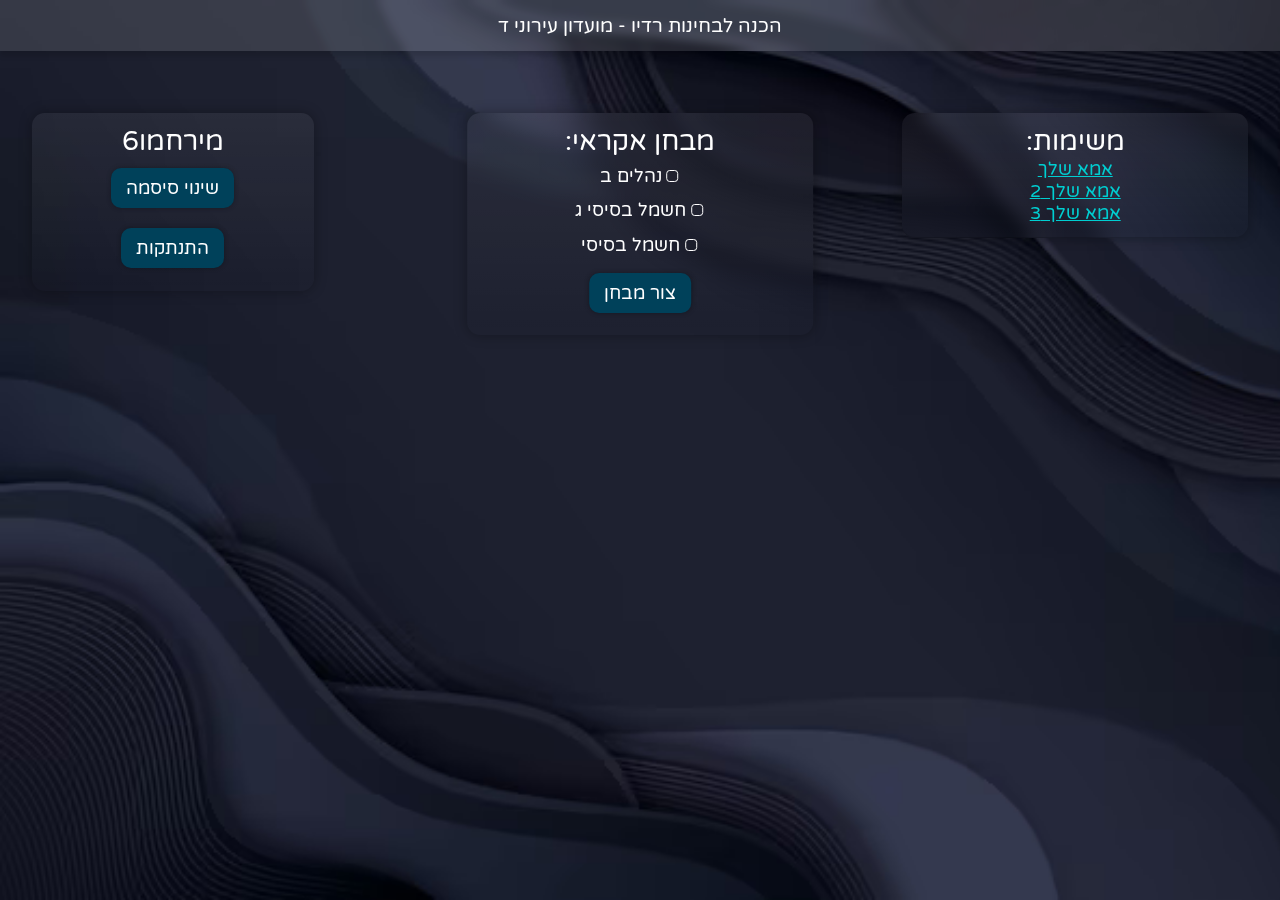
<file: index.html>
<!DOCTYPE html>
<html lang="en" dir="rtl">
<head>
    <meta charset="UTF-8">
    <meta name="viewport" content="width=device-width, initial-scale=1.0">
    <title>Main - Radio</title>
    <link rel="stylesheet" href="style.css">
    <link rel="stylesheet" href="index.css">
</head>
<body>
    <div class="navbar">הכנה לבחינות רדיו - מועדון עירוני ד</div>
    <div class="card user">
        מירחמו6
        <button>שינוי סיסמה</button>
        <button>התנתקות</button>
    </div>

    <form class="card test-randomizer">
        מבחן אקראי:
        <label for="a"><input type="checkbox" name="a" id="a">נהלים ב</label>
        <label for="b"><input type="checkbox" name="b" id="b">חשמל בסיסי ג</label>
        <label for="c"><input type="checkbox" name="c" id="c">חשמל בסיסי</label>
        <button type="submit" id="make-test">צור מבחן</button>
    </form>

    <div class="card existing-tests">
        משימות:
        <a href="https://youtu.be/dQw4w9WgXcQ">אמא שלך</a>
        <a href="https://youtu.be/dQw4w9WgXcQ">אמא שלך 2</a>
        <a href="https://youtu.be/dQw4w9WgXcQ">אמא שלך 3</a>
    </div>
</body>
</html>
</file>
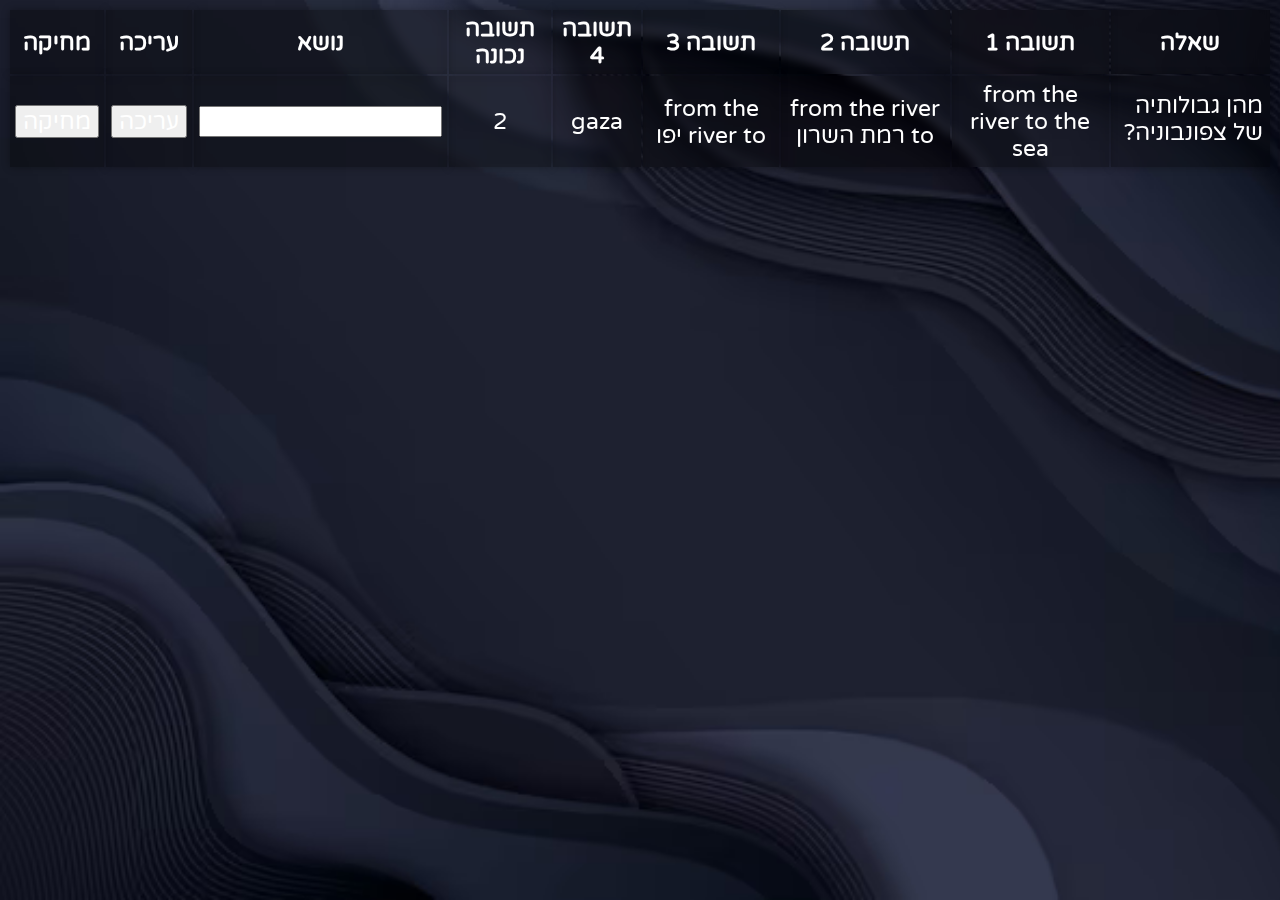
<file: admin.html>
<!DOCTYPE html>
<html lang="en" dir="rtl">
<head>
    <meta charset="UTF-8">
    <meta name="viewport" content="width=device-width, initial-scale=1.0">
    <title>Quiz - Radio</title>
</head>
    <style>
        @import url('https://fonts.googleapis.com/css2?family=Varela+Round&display=swap');

        * {
            color: white;
            font-size: 2.5vmin;
            font-family: 'Varela Round';
        }

        body {
            background-image: url(background.png);
            background-attachment: fixed;
            background-size: cover;
            background-repeat: no-repeat;
        }
        
        th, td {
            backdrop-filter: blur(5px);
            text-align: center;
            padding: 5px;
            box-shadow: 0px 0px 8px rgba(0, 0, 0, 0.314);
            background-color:#00000050;
        }
        
        table {
            margin: 0 auto;
        }

        td button {
            width: 100%;
            height: 100%
        }

        td textarea {
            background-color: transparent;
            border: none;
            outline: none;
            resize: none;
            width: 100%;
            height: 100%;
        }
    </style>
<body>
    <table><tbody>
        <tr>
            <th>שאלה</th>
            <th>תשובה 1</th>
            <th>תשובה 2</th>
            <th>תשובה 3</th>
            <th>תשובה 4</th>
            <th>תשובה נכונה</th>
            <th>נושא</th>
            <th>עריכה</th>
            <th>מחיקה</th>
        </tr>
        <tr>
            <td><textarea readonly>מהן גבולותיה של צפונבוניה?</textarea></td>
            <td>from the river to the sea</td>
            <td>from the river to רמת השרון</td>
            <td>from the river to יפו</td>
            <td>gaza</td>
            <td>2</td>
            <td><select>
                <option>אלקטרוניקה בסיסית ב</option>
            </select></td>
            <td><button>עריכה</button></td>
            <td><button>מחיקה</button></td>
        </tr>
        <tr>
        </tr>
    </tbody></table>
</body>
</html>
</file>
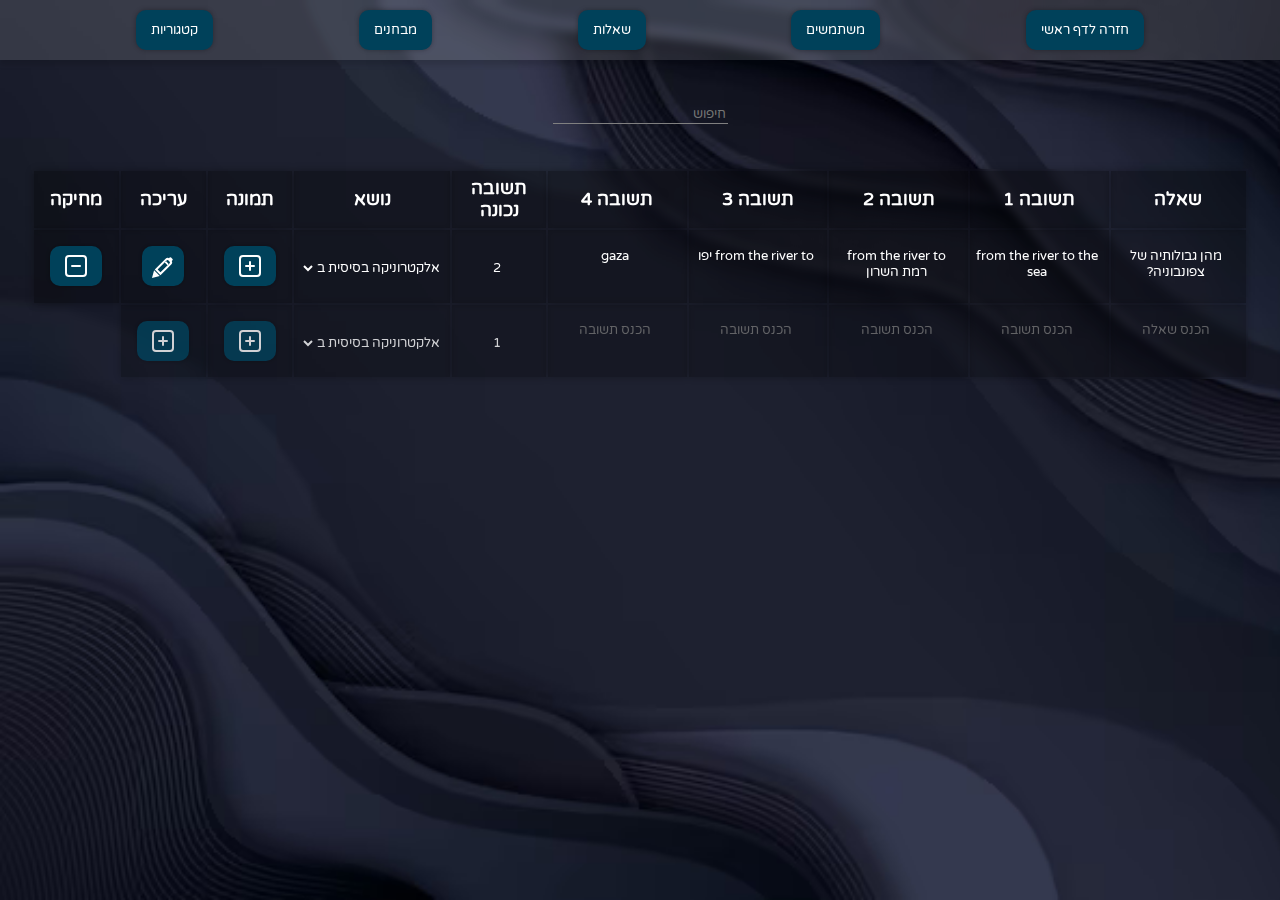
<file: dashboard.html>
<!DOCTYPE html>
<html lang="en" dir="rtl">
<head>
    <meta charset="UTF-8">
    <meta name="viewport" content="width=device-width, initial-scale=1.0">
    <title>Quiz - Radio</title>
    <link rel="stylesheet" href="style.css">
    <link rel="stylesheet" href="dashboard.css">
</head>
<body>
    <div class="navbar"><button>חזרה לדף ראשי</button><button>משתמשים</button><button>שאלות</button><button>מבחנים</button><button>קטגוריות</button></div>
    
    <input type="text" placeholder="חיפוש" id="search">
    <table class="table"><tbody>
        <tr>
            <th>שאלה</th>
            <th>תשובה 1</th>
            <th>תשובה 2</th>
            <th>תשובה 3</th>
            <th>תשובה 4</th>
            <th>תשובה נכונה</th>
            <th>נושא</th>
            <th>תמונה</th>
            <th>עריכה</th>
            <th>מחיקה</th>
        </tr>
        <tr>
            <td><textarea readonly>מהן גבולותיה של צפונבוניה?</textarea></td>
            <td><textarea readonly>from the river to the sea</textarea></td>
            <td><textarea readonly>from the river to רמת השרון</textarea></td>
            <td><textarea readonly>from the river to יפו</textarea></td>
            <td><textarea readonly>gaza</textarea></td>
            <td><input type=number value="2" min="1" max="4" readonly></td>
            <td><select>
                <option>אלקטרוניקה בסיסית ב</option>
                <option>אלקטרוניקה בסיסית ג</option>
            </select></td>
            <td class="image-actions">
                <button><span class="gg-add-r"></span></button>
            </td>
            <td><button><span class="gg-pen"></span></button></td>
            <td><button><span class="gg-remove-r"></button></td>
        </tr>
        <tr>
            <td><textarea placeholder="הכנס שאלה"></textarea></td>
            <td><textarea placeholder="הכנס תשובה"></textarea></td>
            <td><textarea placeholder="הכנס תשובה"></textarea></td>
            <td><textarea placeholder="הכנס תשובה"></textarea></td>
            <td><textarea placeholder="הכנס תשובה"></textarea></td>
            <td><input type=number value="1" min="1" max="4"></td>
            <td><select>
                <option>אלקטרוניקה בסיסית ב</option>
                <option>אלקטרוניקה בסיסית ג</option>
            </select></td>
            <td class="image-actions">
                <button><span class="gg-add-r"></span></button>
            </td>
            <td><button><span class="gg-add-r"></span></button></td>
        </tr>
    </tbody></table>
</body>
</html>
</file>
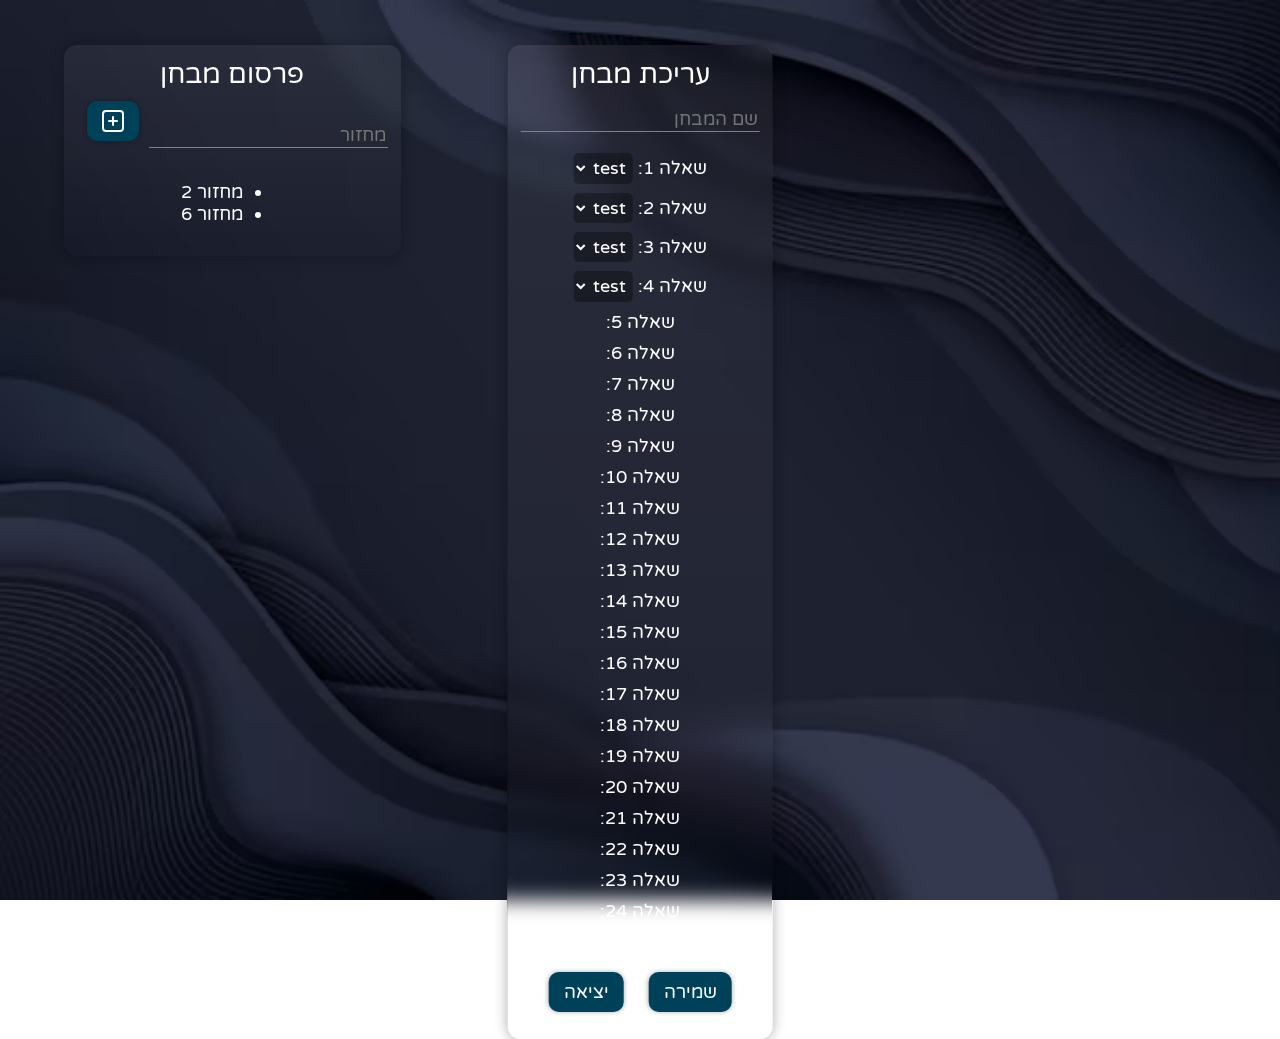
<file: edit-quiz.html>
<!DOCTYPE html>
<html lang="en" dir="rtl">
<head>
    <meta charset="UTF-8">
    <meta name="viewport" content="width=device-width, initial-scale=1.0">
    <title>Main - Radio</title>
    <link rel="stylesheet" href="style.css">
    <link rel="stylesheet" href="edit-quiz.css">
</head>
<body>
    <div class="card edit-quiz">
        עריכת מבחן
        <span><input type="text" placeholder="שם המבחן"></span>
        <span>שאלה 1: <select>
            <option>test</option>
            <option>yes</option>
        </select></span>
        <span>שאלה 2: <select>
            <option>test</option>
            <option>yes</option>
        </select></span>
        <span>שאלה 3: <select>
            <option>test</option>
            <option>yes</option>
        </select></span>
        <span>שאלה 4: <select>
            <option>test</option>
            <option>yes</option>
        </select></span>
        <span>שאלה 5: </span>
        <span>שאלה 6: </span>
        <span>שאלה 7: </span>
        <span>שאלה 8: </span>
        <span>שאלה 9: </span>
        <span>שאלה 10: </span>
        <span>שאלה 11: </span>
        <span>שאלה 12: </span>
        <span>שאלה 13: </span>
        <span>שאלה 14: </span>
        <span>שאלה 15: </span>
        <span>שאלה 16: </span>
        <span>שאלה 17: </span>
        <span>שאלה 18: </span>
        <span>שאלה 19: </span>
        <span>שאלה 20: </span>
        <span>שאלה 21: </span>
        <span>שאלה 22: </span>
        <span>שאלה 23: </span>
        <span>שאלה 24: </span>
        <span>שאלה 25: </span>
        <span>
            <button>שמירה</button>
            <button>יציאה</button>
        </span>
    </div>

    <div class="card publish-quiz">
        פרסום מבחן
        <span><input placeholder="מחזור" type="text"><button><span class="gg-add-r"></span></button></span>
        <ul>
            <li>מחזור 2</li>
            <li>מחזור 6</li>
        </ul>
    </div>
</body>
</html>
</file>
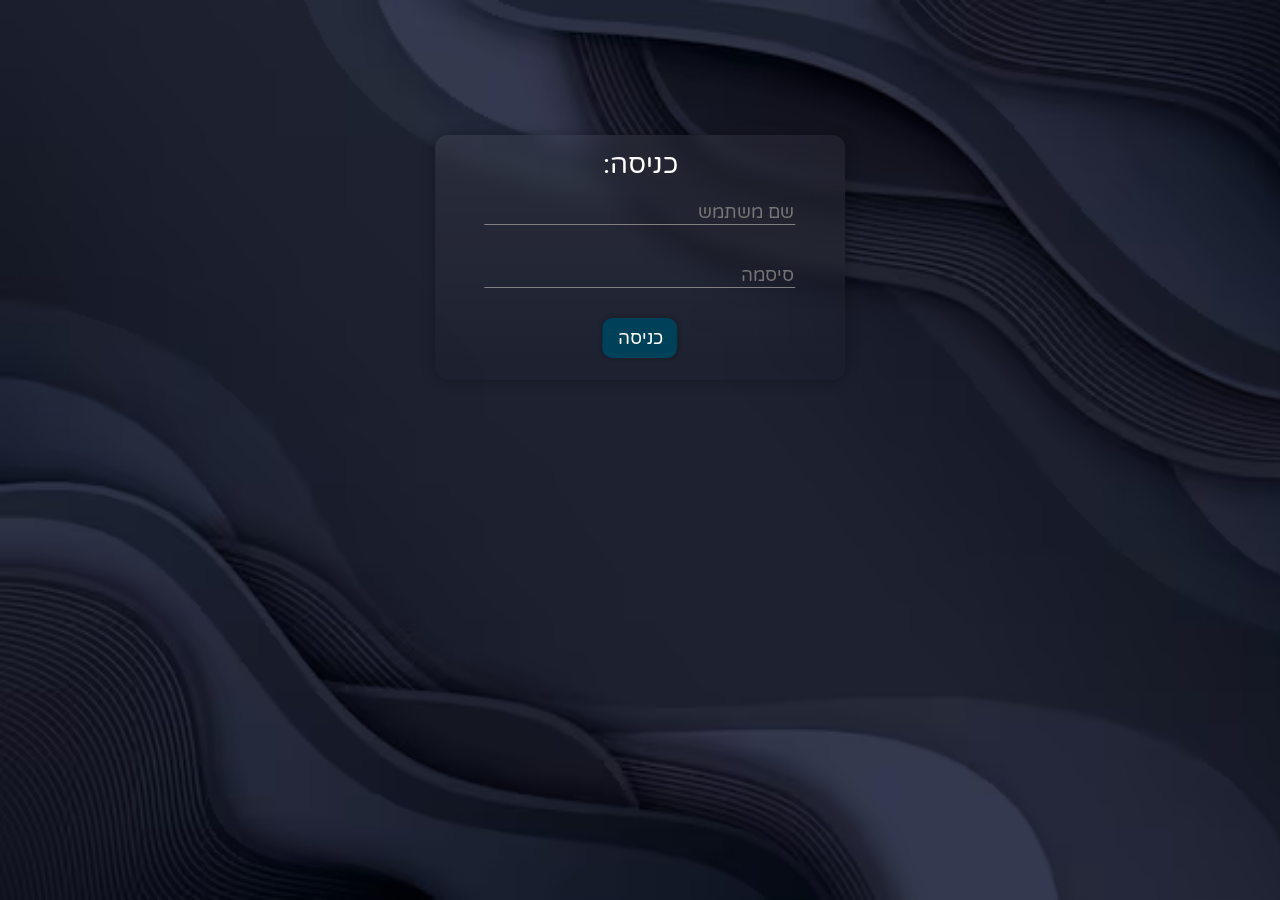
<file: login.html>
<!DOCTYPE html>
<html lang="en" dir="rtl">
<head>
    <meta charset="UTF-8">
    <meta name="viewport" content="width=device-width, initial-scale=1.0">
    <title>Log In - Radio</title>
    <link rel="stylesheet" href="style.css">
    <link rel="stylesheet" href="login.css">
</head>
<body>
    <form class="card login">
        כניסה:
        <input type="text" placeholder="שם משתמש">
        <input type="password" placeholder="סיסמה">
        <button>כניסה</button>
    </form>
</body>
</html>
</file>
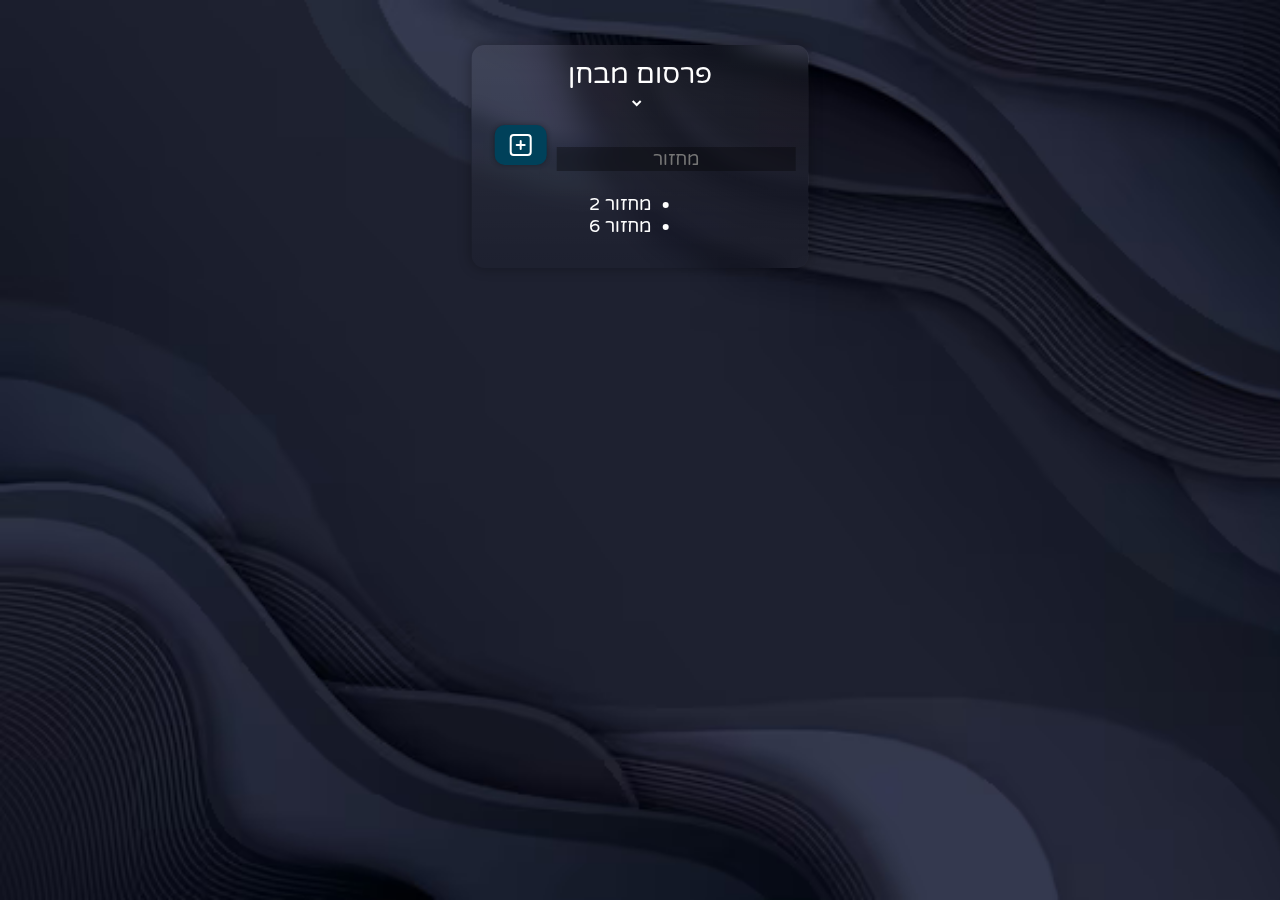
<file: publish-category.html>
<!DOCTYPE html>
<html lang="en" dir="rtl">
<head>
    <meta charset="UTF-8">
    <meta name="viewport" content="width=device-width, initial-scale=1.0">
    <title>Publish Category - Radio</title>
    <link rel="stylesheet" href="style.css">
    <link rel="stylesheet" href="publish-category.css">
</head>
<body>
    <div class="card publish-category">
        פרסום מבחן
        <select>
            
        </select>
        <span><input placeholder="מחזור" type="number" id="gen"><button><span class="gg-add-r"></span></button></span>
        <ul>
            <li>מחזור 2</li>
            <li>מחזור 6</li>
        </ul>
    </div>
</body>
</html>
</file>
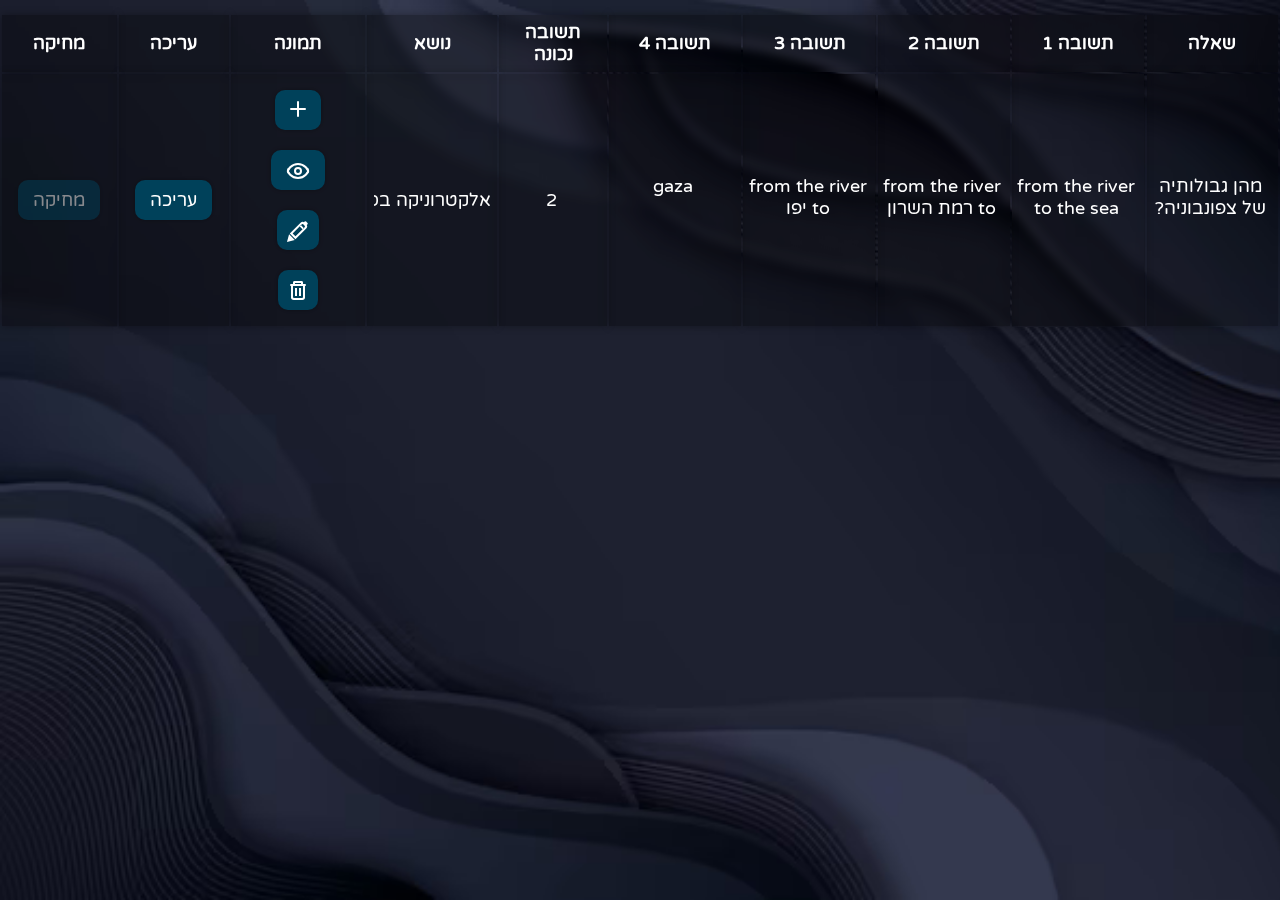
<file: questions.html>
<!DOCTYPE html>
<html lang="en" dir="rtl">
<head>
    <meta charset="UTF-8">
    <meta name="viewport" content="width=device-width, initial-scale=1.0">
    <title>Quiz - Radio</title>
    <link rel="stylesheet" href="style.css">
    <link rel="stylesheet" href="table.css">
</head>
<body>
    <table><tbody>
        <tr>
            <th>שאלה</th>
            <th>תשובה 1</th>
            <th>תשובה 2</th>
            <th>תשובה 3</th>
            <th>תשובה 4</th>
            <th>תשובה נכונה</th>
            <th>נושא</th>
            <th>תמונה</th>
            <th>עריכה</th>
            <th>מחיקה</th>
        </tr>
        <tr>
            <td><textarea readonly>מהן גבולותיה של צפונבוניה?</textarea></td>
            <td><textarea readonly>from the river to the sea</textarea></td>
            <td><textarea readonly>from the river to רמת השרון</textarea></td>
            <td><textarea readonly>from the river to יפו</textarea></td>
            <td><textarea readonly>gaza</textarea></td>
            <td><input type=number value="2" min="1" max="4" readonly></td>
            <td><select>
                <option>אלקטרוניקה בסיסית ב</option>
                <option>אלקטרוניקה בסיסית ג</option>
            </select></td>
            <td class="image-actions">
                <button><span class="gg-math-plus"></span></button>
                <button><span class="gg-eye"></span></button>
                <button><span class="gg-pen"></span></button>
                <button><span class="gg-trash"></span></button>

            </td>
            <td><button>עריכה</button></td>
            <td><button class="disabled">מחיקה</button></td>
        </tr>
        <tr>
        </tr>
    </tbody></table>
</body>
</html>
</file>
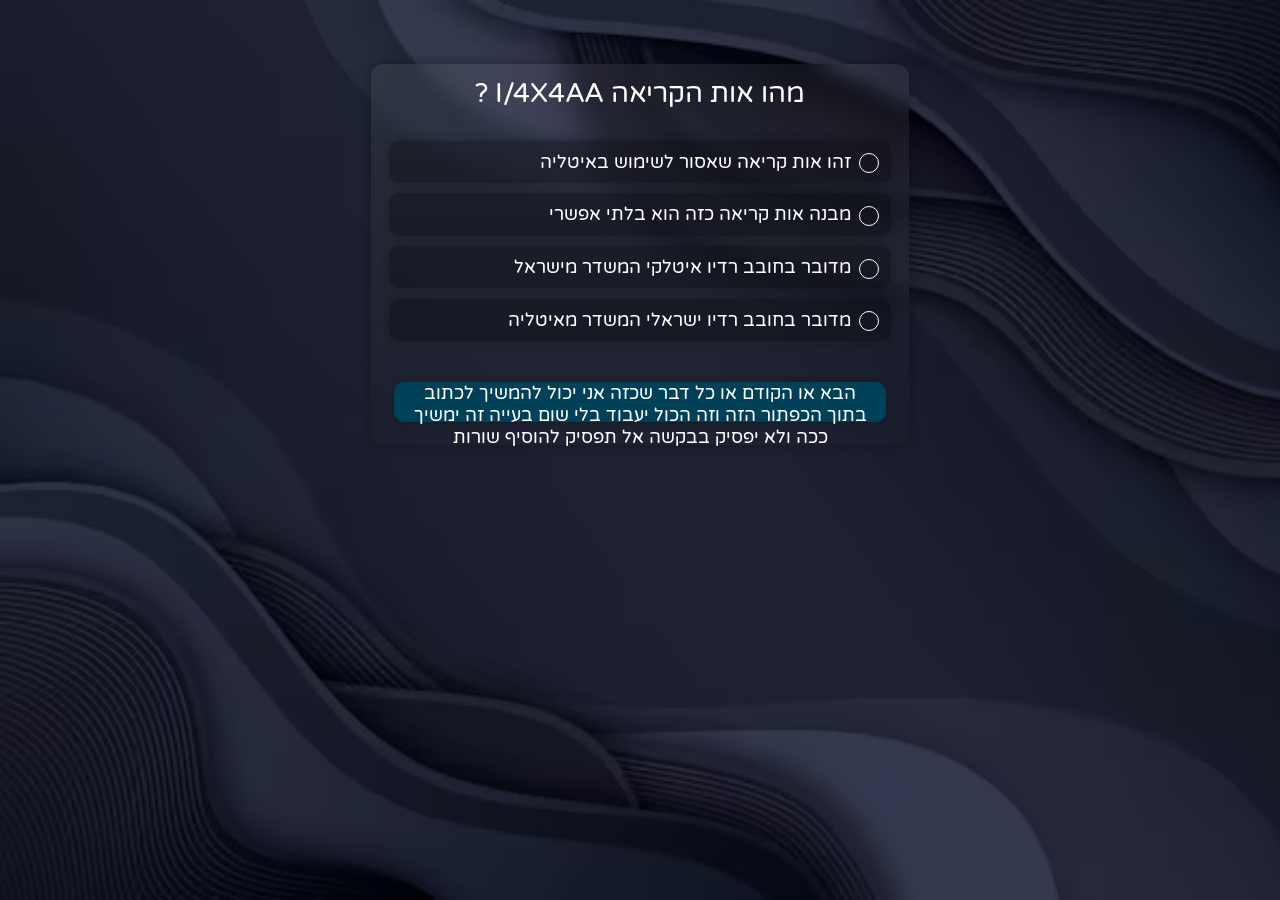
<file: quiz.html>
<!DOCTYPE html>
<html lang="en" dir="rtl">
<head>
    <meta charset="UTF-8">
    <meta name="viewport" content="width=device-width, initial-scale=1.0">
    <title>Quiz - Radio</title>
    <link rel="stylesheet" href="style.css">
    <link rel="stylesheet" href="quiz.css">
</head>
<body>
    <div class="questionContainer">
    <div class="question card">
        מהו אות הקריאה I/4X4AA ?
        <div class="options">
            <label class="option"><input type="radio" name="option">זהו אות קריאה שאסור לשימוש באיטליה</label>
            <label class="option"><input type="radio" name="option">מבנה אות קריאה כזה הוא בלתי אפשרי</label>
            <label class="option"><input type="radio" name="option">מדובר בחובב רדיו איטלקי המשדר מישראל</label>
            <label class="option"><input type="radio" name="option">מדובר בחובב רדיו ישראלי המשדר מאיטליה</label>
        </div>
        <button>הבא או הקודם או כל דבר שכזה אני יכול להמשיך לכתוב בתוך הכפתור הזה וזה הכול יעבוד בלי שום בעייה זה ימשיך ככה ולא יפסיק בבקשה אל תפסיק להוסיף שורות</button>
    </div>
</div>
</body>
</html>
</file>
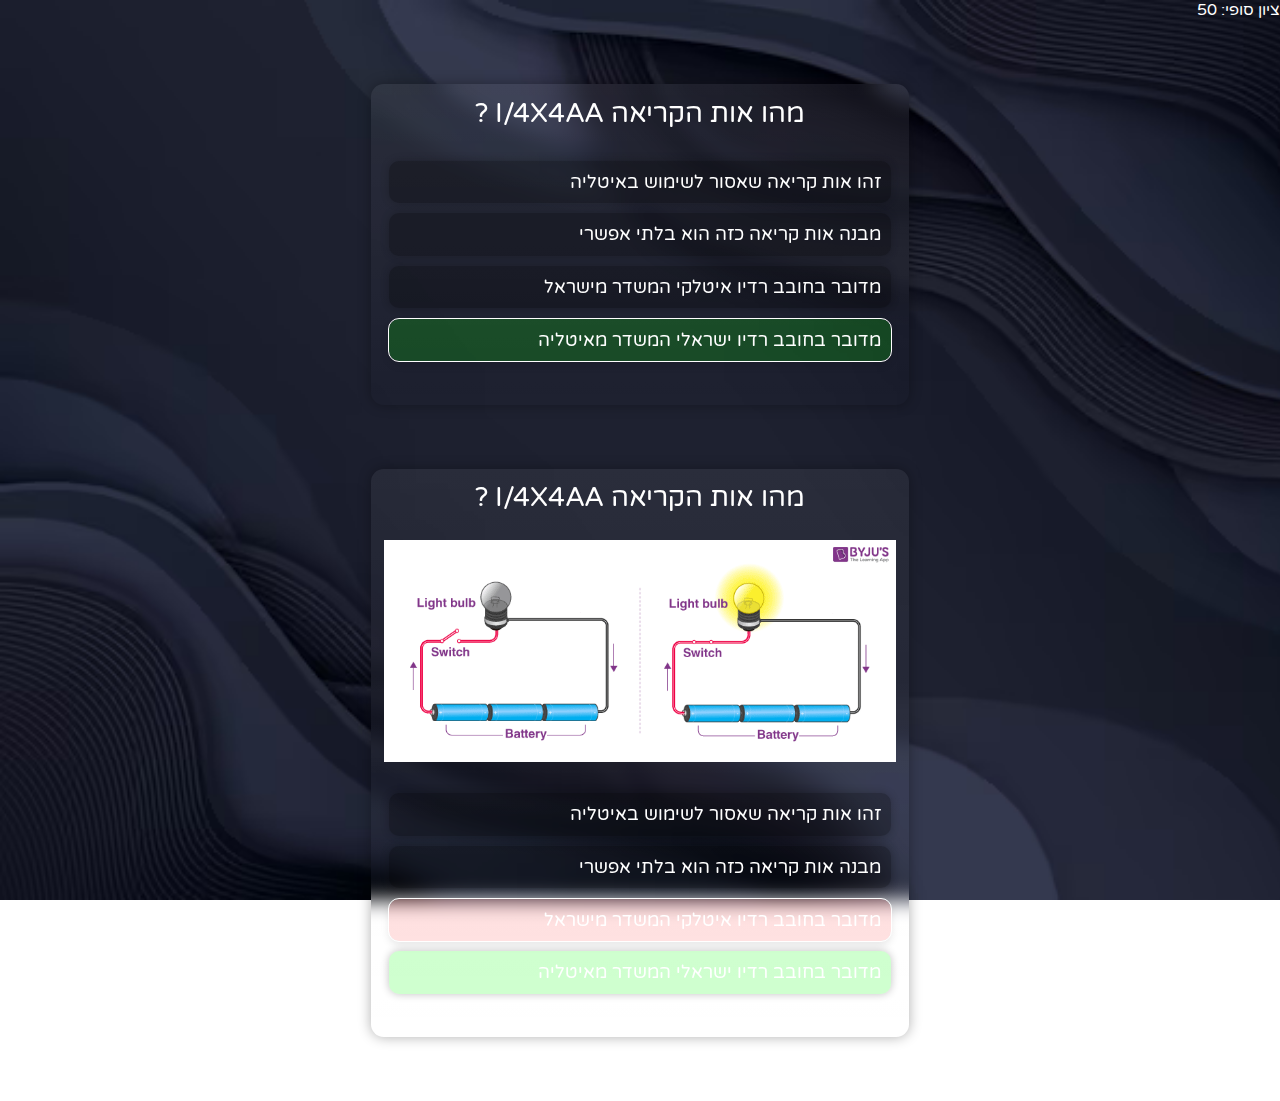
<file: results.html>
<!DOCTYPE html>
<html lang="en" dir="rtl">
<head>
    <meta charset="UTF-8">
    <meta name="viewport" content="width=device-width, initial-scale=1.0">
    <title>Results - Radio</title>
    <link rel="stylesheet" href="style.css">
    <link rel="stylesheet" href="quiz.css">
</head>
<body>
    ציון סופי: 50
    <div class="question card">
        מהו אות הקריאה I/4X4AA ?
        <div class="options">
            <div class="option">זהו אות קריאה שאסור לשימוש באיטליה</div>
            <div class="option">מבנה אות קריאה כזה הוא בלתי אפשרי</div>
            <div class="option">מדובר בחובב רדיו איטלקי המשדר מישראל</div>
            <div class="option selected correct">מדובר בחובב רדיו ישראלי המשדר מאיטליה</div>
        </div>
    </div>
    <div class="question card">
        מהו אות הקריאה I/4X4AA ?
        <img src="img.png">
        <div class="options">
            <div class="option">זהו אות קריאה שאסור לשימוש באיטליה</div>
            <div class="option">מבנה אות קריאה כזה הוא בלתי אפשרי</div>
            <div class="option selected">מדובר בחובב רדיו איטלקי המשדר מישראל</div>
            <div class="option correct">מדובר בחובב רדיו ישראלי המשדר מאיטליה</div>
        </div>
    </div>
</body>
</html>
</file>
<file: style.css>
@import url('https://fonts.googleapis.com/css2?family=Varela+Round&display=swap');

* {
    color: white;
    font-family: 'Varela Round';
}

html, body {
    margin: 0;
    padding: 0;
}

body {
    background-image: url(background.png);
    background-attachment: fixed;
    background-size: cover;
    background-repeat: no-repeat;
}

.card {
    font-size: 3vmin;
    background-image: linear-gradient(#ffffff0e, transparent);
    backdrop-filter: blur(10px);
    box-shadow: 0px 0px 1vw rgba(0, 0, 0, 0.314);
    border-radius: 1vw;
    display: flex;
    flex-direction: column;
    text-align: center;
    align-items: center;
    padding: 1%;
}

.card * {
    font-size: 2vmin;
}

button {
    border: none;
    border-radius: 10px;
    cursor: pointer;
    height: 40px;
    margin: 10px;
    background-color: #00415a;
    padding: 0 15px;
    transition: 0.2s;
    box-shadow: 0px 0px 5px rgba(0, 0, 0, 0.314);
}

button:not(:disabled):not(.disabled):hover {
    background-color: #00719c;
}

button.disabled, button:disabled {
    opacity: 0.5;
    cursor: default;
}

input[type=text], input[type=password] {
    background-color: transparent;
    outline: none;
    border: none;
    margin: 5% auto;
    border-bottom: 1px solid gray;
    transition: 0.5s;
}

input[type=text]:focus, input[type=password]:focus {
    border-bottom: 1px solid white;
}

select {
    background-color: transparent;
    border: none;
}

option {
    color: black;
}

input[type=number] {
    -moz-appearance: textfield;
    border: none;
    outline: none;
    text-align: center;
}

input[type=number]::-webkit-inner-spin-button,
input[type=number]::-webkit-outer-spin-button {
    -webkit-appearance: none;
    margin: 0;
}

.navbar {
    font-size: 1.5vw;
    position: sticky;
    display: flex;
    background-color: #ffffff1f;
    width: 100%;
    min-height: 4vw;
    backdrop-filter: blur(5px);
    box-shadow: 0 5px 5px #00000020;
    justify-content: space-evenly;
    align-items: center;
}

.gg-add-r {
    box-sizing: border-box;
    position: relative;
    display: block;
    width: 22px;
    height: 22px;
    border: 2px solid;
    transform: scale(var(--ggs,1));
    border-radius: 4px
   }

   
   .gg-add-r::after,
   .gg-add-r::before {
    content: "";
    display: block;
    box-sizing: border-box;
    position: absolute;
    width: 10px;
    height: 2px;
    background: currentColor;
    border-radius: 5px;
    top: 8px;
    left: 4px
   }
   
   .gg-add-r::after {
    width: 2px;
    height: 10px;
    top: 4px;
    left: 8px
   } 

   .gg-remove-r {
    box-sizing: border-box;
    position: relative;
    display: block;
    transform: scale(var(--ggs,1));
    width: 22px;
    height: 22px;
    border: 2px solid;
    border-radius: 4px
   }
   
   .gg-remove-r::before {
    content: "";
    display: block;
    box-sizing: border-box;
    position: absolute;
    width: 10px;
    height: 2px;
    background: currentColor;
    border-radius: 5px;
    top: 8px;
    left: 4px
   }
</file>
<file: index.css>
.test-randomizer {
    transform: translateX(-50%);
    left: 50%;
    width: 25vw;
}

.test-randomizer label {
    margin-top: 0.5vw;
    margin-bottom: 0.5vw;
    display: flex;
    align-items: center;
    gap: 2px;
}

.existing-tests {
    right: 2.5%;
    width: 25vw;
}

.existing-tests a {
    color: darkturquoise;
}

.test-randomizer input[type=checkbox] {
    appearance: none;
    width: 10px;
    height: 10px;
    outline: 1px solid white;
    transition: 0.25s;
    border-radius: 25%;
}

.test-randomizer input[type=checkbox]:disabled {
    outline: 1px solid gray;
}

.test-randomizer input[type=checkbox]::after {
    content: '';
    position: absolute;
    display: inline-block;
    transform: translate(-200%, 100%);
    height: 0;
    width: 0;
    border-bottom: 0 solid white;
    border-right: 0 solid white;
    transition: 0.25s;
}

.test-randomizer input[type=checkbox]:checked {
    background-color: black;
    outline: 1px solid gray;
}

.test-randomizer input[type=checkbox]:checked::after {
    transform: rotate(45deg) translate(-65%, -65%);
    height: 15px;
    width: 9px;
    box-shadow: 3px 3px 0 0 white, 3px 3px 0 0 white;
    border-radius: 2px;
}

.user {
    left: 2.5%;
    width: 20vw;
}

.card {
    position: absolute;
    top: 12.5%;
}
</file>
<file: dashboard.css>
.table th, .table td {
    text-align: center;
    padding: 0.5vw;
    box-shadow: 0px 0px 8px rgba(0, 0, 0, 0.314);
    background-color:#00000050;
}

.table {
    backdrop-filter: blur(5px);
    font-size: 2vmin;
    max-width: 95vw;
    margin: 1% auto;
}

.table textarea {
    text-align: center;
    background-color: transparent;
    border: none;
    outline: none;
    width: 100%;
    resize: none;
}

.table input[type=number] {
    background-color: transparent;
    width: 100%;
    height: 100%;
}

.image-actions {
    display: flex;
}

.table tr:last-child td {
    opacity: 0.8;
}

#search {
    display: block;
    margin: 5vh auto;
}

   .gg-pen {
    box-sizing: border-box;
    position: relative;
    display: block;
    transform: rotate(-45deg) scale(var(--ggs,1));
    width: 14px;
    height: 4px;
    border-right: 2px solid transparent;
    box-shadow: 0 0 0 2px,
    inset -2px 0 0;
    border-top-right-radius: 1px;
    border-bottom-right-radius: 1px;
    margin-right: -2px
   }
   
   .gg-pen::after,
   .gg-pen::before {
    content: "";
    display: block;
    box-sizing: border-box;
    position: absolute
   }
   
   .gg-pen::before {
    background: currentColor;
    border-left: 0;
    right: -6px;
    width: 3px;
    height: 4px;
    border-radius: 1px;
    top: 0
   }
   
   .gg-pen::after {
    width: 8px;
    height: 7px;
    border-top: 4px solid transparent;
    border-bottom: 4px solid transparent;
    border-right: 7px solid;
    left: -11px;
    top: -2px
   } 

   .gg-eye {
    position: relative;
    display: block;
    transform: scale(var(--ggs,1));
    width: 24px;
    height: 18px;
    border-bottom-right-radius: 100px;
    border-bottom-left-radius: 100px;
    overflow: hidden;
    box-sizing: border-box
   }
   
   .gg-eye::after,
   .gg-eye::before {
    content: "";
    display: block;
    border-radius: 100px;
    position: absolute;
    box-sizing: border-box
   }
   
   .gg-eye::after {
    top: 2px;
    box-shadow:
    inset 0 -8px 0 2px,
    inset 0 0 0 2px;
    width: 24px;
    height: 24px
   }
   
   .gg-eye::before {
    width: 8px;
    height: 8px;
    border: 2px solid;
    bottom: 4px;
    left: 8px
   }
</file>
<file: edit-quiz.css>
.card {
    position: absolute;
    top: 5%;
}

.edit-quiz {
    left: 50%;
    transform: translate(-50%, 0);
}

.edit-quiz span {
    margin: 0.5vh 0;
}

.edit-quiz select {
    background-color: #00000050;
    padding: 0.25vw;
    border: none;
    border-radius: 5px;
}

.edit-quiz option {
    color: black;
}

.publish-quiz {
    left: 5%;
}
</file>
<file: login.css>
.login {
    position: absolute;
    transform: translateX(-50%);
    top: 15%;
    left: 50%;
    width: 30vw;
}

.login input {
    width: 80%;
}
</file>
<file: publish-category.css>
.publish-category {
    position: absolute;
    top: 5%;
    left: 50%;
    transform: translate(-50%, 0)
}

#gen {
    background-color: #00000050;
}
</file>
<file: table.css>
* {
    color: white;
    font-size: 2vmin;
    font-family: 'Varela Round';
}

th, td {
    max-width: 10vw;
    backdrop-filter: blur(5px);
    text-align: center;
    padding: 0.5vw;
    box-shadow: 0px 0px 8px rgba(0, 0, 0, 0.314);
    background-color:#00000050;
}

table {
    margin: 1% auto;
}

td textarea {
    text-align: center;
    background-color: transparent;
    border: none;
    outline: none;
    width: 100%;
    height: 100%;
    resize: none;
}

td input {
    background-color: transparent;
    border: none;
    outline: none;
    width: 100%;
    height: 100%;
    text-align: center;
}

input[type=number] {
    -moz-appearance: textfield;
}

input[type=number]::-webkit-inner-spin-button,
input[type=number]::-webkit-outer-spin-button {
    -webkit-appearance: none;
    margin: 0;
}

select {
    background-color: transparent;
    border: none;
    width: 100%;
    height: 100%;
    appearance: none;
}

option {
    color: black;
}

.image-actions {
    
}

.gg-trash {
    box-sizing: border-box;
    position: relative;
    display: block;
    transform: scale(var(--ggs,1));
    width: 10px;
    height: 12px;
    border: 2px solid transparent;
    box-shadow:
    0 0 0 2px,
    inset -2px 0 0,
    inset 2px 0 0;
    border-bottom-left-radius: 1px;
    border-bottom-right-radius: 1px;
    margin-top: 4px
   }
   
   .gg-trash::after,
   .gg-trash::before {
    content: "";
    display: block;
    box-sizing: border-box;
    position: absolute
   }
   
   .gg-trash::after {
    background: currentColor;
    border-radius: 3px;
    width: 16px;
    height: 2px;
    top: -4px;
    left: -5px
   }
   
   .gg-trash::before {
    width: 10px;
    height: 4px;
    border: 2px solid;
    border-bottom: transparent;
    border-top-left-radius: 2px;
    border-top-right-radius: 2px;
    top: -7px;
    left: -2px
   } 

   .gg-pen {
    box-sizing: border-box;
    position: relative;
    display: block;
    transform: rotate(-45deg) scale(var(--ggs,1));
    width: 14px;
    height: 4px;
    border-right: 2px solid transparent;
    box-shadow:
    0 0 0 2px,
    inset -2px 0 0;
    border-top-right-radius: 1px;
    border-bottom-right-radius: 1px;
    margin-right: -2px
   }
   
   .gg-pen::after,
   .gg-pen::before {
    content: "";
    display: block;
    box-sizing: border-box;
    position: absolute
   }
   
   .gg-pen::before {
    background: currentColor;
    border-left: 0;
    right: -6px;
    width: 3px;
    height: 4px;
    border-radius: 1px;
    top: 0
   }
   
   .gg-pen::after {
    width: 8px;
    height: 7px;
    border-top: 4px solid transparent;
    border-bottom: 4px solid transparent;
    border-right: 7px solid;
    left: -11px;
    top: -2px
   } 

   .gg-math-plus,
   .gg-math-plus::after {
    display: block;
    box-sizing: border-box;
    background: currentColor;
    border-radius: 10px
   }
   
   .gg-math-plus {
    margin-top: -2px;
    position: relative;
    transform: scale(var(--ggs,1));
    width: 16px;
    height: 2px
   }
   
   .gg-math-plus::after {
    content: "";
    position: absolute;
    width: 2px;
    height: 16px;
    top: -7px;
    left: 7px
   } 

   .gg-eye {
    position: relative;
    display: block;
    transform: scale(var(--ggs,1));
    width: 24px;
    height: 18px;
    border-bottom-right-radius: 100px;
    border-bottom-left-radius: 100px;
    overflow: hidden;
    box-sizing: border-box
   }
   
   .gg-eye::after,
   .gg-eye::before {
    content: "";
    display: block;
    border-radius: 100px;
    position: absolute;
    box-sizing: border-box
   }
   
   .gg-eye::after {
    top: 2px;
    box-shadow:
    inset 0 -8px 0 2px,
    inset 0 0 0 2px;
    width: 24px;
    height: 24px
   }
   
   .gg-eye::before {
    width: 8px;
    height: 8px;
    border: 2px solid;
    bottom: 4px;
    left: 8px
   }
</file>
<file: quiz.css>
.question {
    display: flex;
    width: 40vw;
    margin: 5% auto;
}

.options {
    margin: 5% 0;
    display: flex;
    width: 100%;
    flex-direction: column;
    justify-content: space-evenly;
}

.option {
    display: flex;
    align-items: center;
    margin: 1%;
    padding: 2%;
    border-radius: 10px;
    border: none;
    background-color: #00000044;
    transition: 0.2s;
    transition-delay: 0.05s;
    box-shadow: 0 0 8px #0000003e;
}

.questionContainer .option {
    cursor: pointer;
}

.questionContainer .options:not(:has(:hover))>.option:has(:checked), .questionContainer .option:hover {
    box-shadow: 0 4px 8px rgba(0, 0, 0, 0.1);
    background-color: #ffffff1e;
}

.option input[type=radio] {
    appearance: none;
    outline: 1px solid white;
    border-radius: 50%;
    width: 2vmin;
    height: 2vmin;
    transition: 0.2s;
    margin-left: 1vmin;
}

.option input[type=radio]:checked {
    border: 1vmin solid rgb(126, 126, 126);
    background-color: rgb(126, 126, 126);
}

.question img {
    margin-top: 5%;
    width: 100%;
}

.selected {
    display: flex;
    flex-direction: row;
    box-shadow: 0 4px 8px rgba(0, 0, 0, 0.1);
    outline: 1px solid white;
    background-color: #ff00001e;
}

.correct {
    background-color: #00ff0030;
}

.selected::after {
    content: '';
    position: absolute;
    display: inline-block;
    width: 0;
    height: 0;
}

.selected:not(.correct)::after {
    animation: 0.5s twoLine forwards;
}

.selected.correct::after {
    animation: 0.5s checkmark forwards;
}

@keyframes twoLine {
    0% {
        left: 6%;
        border-left: 0 solid #ff2050;
        border-right: 0 solid #ff2050;
        width: 0.2vw;
    } 25% {
        border-left: 0.3vw solid #ff2050;
        border-right: 0.3vw solid #ff2050;
    } 100% {
        left: 6%;
        transform: rotate(45deg);
        border-left: 0.3vw solid #ff2050;
        border-right: 0.3vw solid #ff2050;
        width: 0.2vw;
        height: 1vw;
    }
}

@keyframes checkmark {
    0% {
        left: 5.5%;
        transform: rotate(45deg) translateY(-25%);
        border-bottom: 0 solid #70e000;
        border-right: 0 solid #70e000;
    } 33% {
        border-bottom: 0.3vw solid #70e000;
        border-right: 0.3vw solid #70e000;
    } 66% {
        width: 0.5vw;
    } 100% {
        left: 5.5%;
        transform: rotate(45deg) translateY(-25%);
        border-bottom: 0.3vw solid #70e000;
        border-right: 0.3vw solid #70e000;
        width: 0.5vw;
        height: 1vw;
    }
}
</file>
